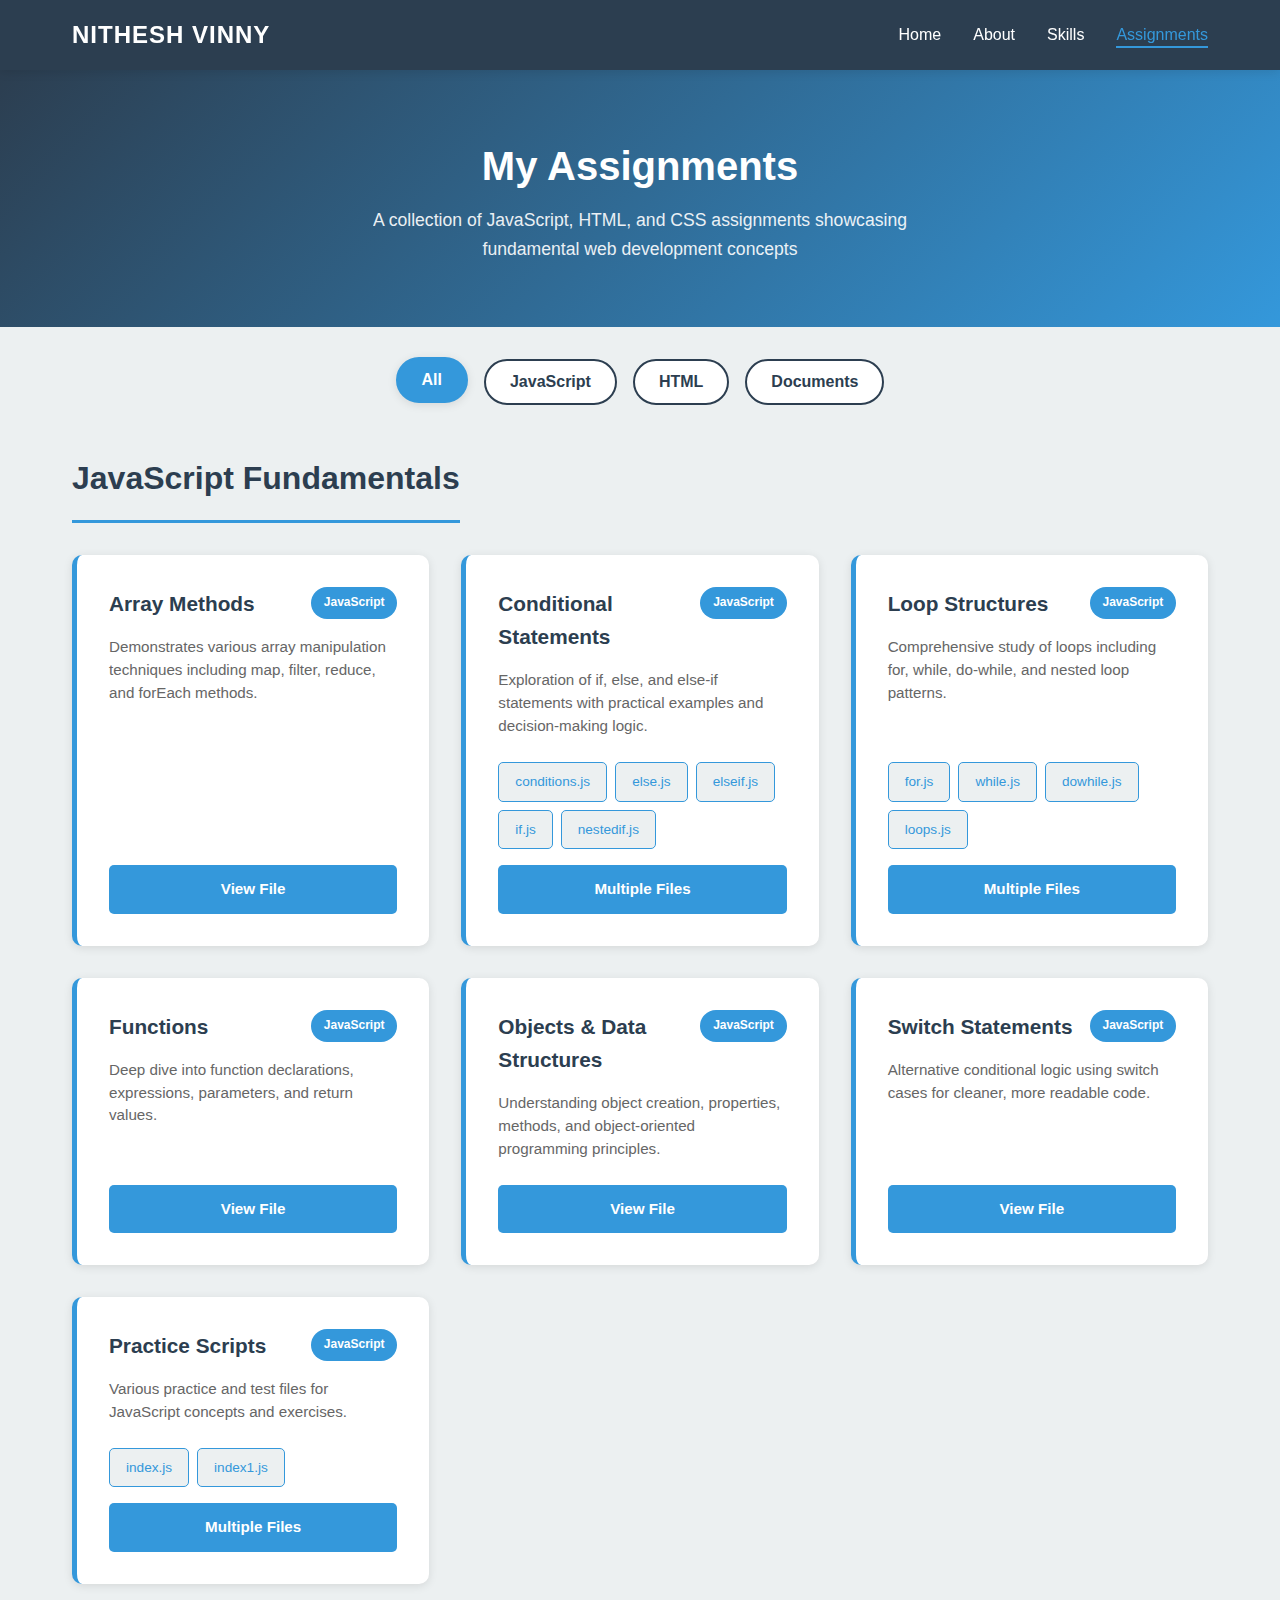
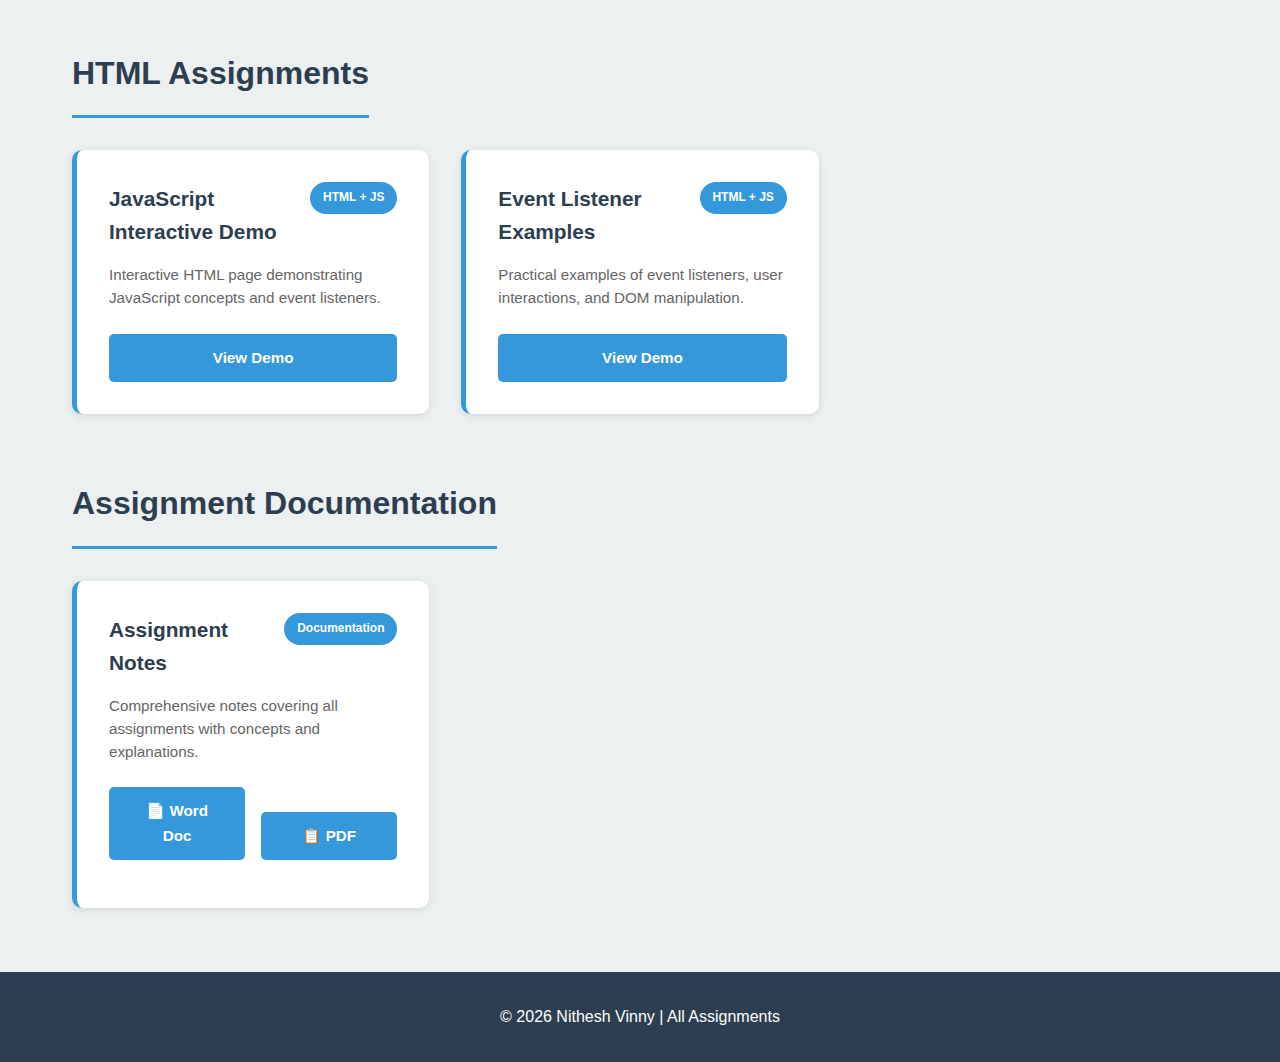
<file: index.html>
<!DOCTYPE html>
<html lang="en">
<head>
  <meta charset="UTF-8" />
  <meta name="viewport" content="width=device-width, initial-scale=1.0" />
  <title>Assignments - Nithesh Vinny</title>
  <link rel="stylesheet" href="assignments.css" />
</head>
<body>
  <!-- NAVBAR -->
  <nav class="navbar">
    <div class="nav-container">
      <div class="logo">NITHESH VINNY</div>
      <ul class="nav-links">
        <li><a href="index.html">Home</a></li>
        <li><a href="index.html#about">About</a></li>
        <li><a href="index.html#skills">Skills</a></li>
        <li><a href="#" class="active">Assignments</a></li>
      </ul>
    </div>
  </nav>

  <!-- HEADER -->
  <header class="header">
    <h1>My Assignments</h1>
    <p>A collection of JavaScript, HTML, and CSS assignments showcasing fundamental web development concepts</p>
  </header>

  <!-- MAIN CONTENT -->
  <main class="container">
    
    <!-- FILTER BUTTONS -->
    <div class="filter-section">
      <button class="filter-btn active" data-filter="all">All</button>
      <button class="filter-btn" data-filter="javascript">JavaScript</button>
      <button class="filter-btn" data-filter="html">HTML</button>
      <button class="filter-btn" data-filter="documents">Documents</button>
    </div>

    <!-- JAVASCRIPT SECTION -->
    <section class="assignments-section">
      <h2 class="section-title">JavaScript Fundamentals</h2>
      <div class="assignments-grid" id="js-grid">
        <div class="assignment-card" data-category="javascript">
          <div class="assignment-header">
            <h3>Array Methods</h3>
            <span class="badge">JavaScript</span>
          </div>
          <p>Demonstrates various array manipulation techniques including map, filter, reduce, and forEach methods.</p>
          <a href="/assignment/array.js" class="btn-view" target="_blank">View File</a>
        </div>

        <div class="assignment-card" data-category="javascript">
          <div class="assignment-header">
            <h3>Conditional Statements</h3>
            <span class="badge">JavaScript</span>
          </div>
          <p>Exploration of if, else, and else-if statements with practical examples and decision-making logic.</p>
          <div class="sub-files">
            <a href="/assignment/conditions.js" target="_blank">conditions.js</a>
            <a href="/assignment/else.js" target="_blank">else.js</a>
            <a href="/assignment/elseif.js" target="_blank">elseif.js</a>
            <a href="/assignment/if.js" target="_blank">if.js</a>
            <a href="/assignment/nestedif.js" target="_blank">nestedif.js</a>
          </div>
          <a href="#" class="btn-view" onclick="return false;">Multiple Files</a>
        </div>

        <div class="assignment-card" data-category="javascript">
          <div class="assignment-header">
            <h3>Loop Structures</h3>
            <span class="badge">JavaScript</span>
          </div>
          <p>Comprehensive study of loops including for, while, do-while, and nested loop patterns.</p>
          <div class="sub-files">
            <a href="/assignment/for.js" target="_blank">for.js</a>
            <a href="/assignment/while.js" target="_blank">while.js</a>
            <a href="/assignment/dowhile.js" target="_blank">dowhile.js</a>
            <a href="/assignment/loops.js" target="_blank">loops.js</a>
          </div>
          <a href="#" class="btn-view" onclick="return false;">Multiple Files</a>
        </div>

        <div class="assignment-card" data-category="javascript">
          <div class="assignment-header">
            <h3>Functions</h3>
            <span class="badge">JavaScript</span>
          </div>
          <p>Deep dive into function declarations, expressions, parameters, and return values.</p>
          <a href="/assignment/functions.js" class="btn-view" target="_blank">View File</a>
        </div>

        <div class="assignment-card" data-category="javascript">
          <div class="assignment-header">
            <h3>Objects & Data Structures</h3>
            <span class="badge">JavaScript</span>
          </div>
          <p>Understanding object creation, properties, methods, and object-oriented programming principles.</p>
          <a href="/assignment/object.js" class="btn-view" target="_blank">View File</a>
        </div>

        <div class="assignment-card" data-category="javascript">
          <div class="assignment-header">
            <h3>Switch Statements</h3>
            <span class="badge">JavaScript</span>
          </div>
          <p>Alternative conditional logic using switch cases for cleaner, more readable code.</p>
          <a href="/assignment/switch.js" class="btn-view" target="_blank">View File</a>
        </div>

        <div class="assignment-card" data-category="javascript">
          <div class="assignment-header">
            <h3>Practice Scripts</h3>
            <span class="badge">JavaScript</span>
          </div>
          <p>Various practice and test files for JavaScript concepts and exercises.</p>
          <div class="sub-files">
            <a href="/assignment/index.js" target="_blank">index.js</a>
            <a href="/assignment/index1.js" target="_blank">index1.js</a>
          </div>
          <a href="#" class="btn-view" onclick="return false;">Multiple Files</a>
        </div>
      </div>
    </section>

    <!-- HTML SECTION -->
    <section class="assignments-section">
      <h2 class="section-title">HTML Assignments</h2>
      <div class="assignments-grid" id="html-grid">
        <div class="assignment-card" data-category="html">
          <div class="assignment-header">
            <h3>JavaScript Interactive Demo</h3>
            <span class="badge">HTML + JS</span>
          </div>
          <p>Interactive HTML page demonstrating JavaScript concepts and event listeners.</p>
          <a href="/assignment/javascript.html" class="btn-view" target="_blank">View Demo</a>
        </div>

        <div class="assignment-card" data-category="html">
          <div class="assignment-header">
            <h3>Event Listener Examples</h3>
            <span class="badge">HTML + JS</span>
          </div>
          <p>Practical examples of event listeners, user interactions, and DOM manipulation.</p>
          <a href="/assignment/eventlistener.html" class="btn-view" target="_blank">View Demo</a>
        </div>
      </div>
    </section>

    <!-- DOCUMENTS SECTION -->
    <section class="assignments-section">
      <h2 class="section-title">Assignment Documentation</h2>
      <div class="assignments-grid" id="docs-grid">
        <div class="assignment-card" data-category="documents">
          <div class="assignment-header">
            <h3>Assignment Notes</h3>
            <span class="badge">Documentation</span>
          </div>
          <p>Comprehensive notes covering all assignments with concepts and explanations.</p>
          <div class="file-options">
            <a href="/assignment/Assignment_notes.docx" class="btn-view" target="_blank" download>📄 Word Doc</a>
            <a href="/assignment/Assignment_notes.pdf" class="btn-view" target="_blank">📋 PDF</a>
          </div>
        </div>
      </div>
    </section>

  </main>

  <!-- FOOTER -->
  <footer class="footer">
    <p>&copy; 2026 Nithesh Vinny | All Assignments</p>
  </footer>

  <script src="assignments.js"></script>
</body>
</html>
</file>
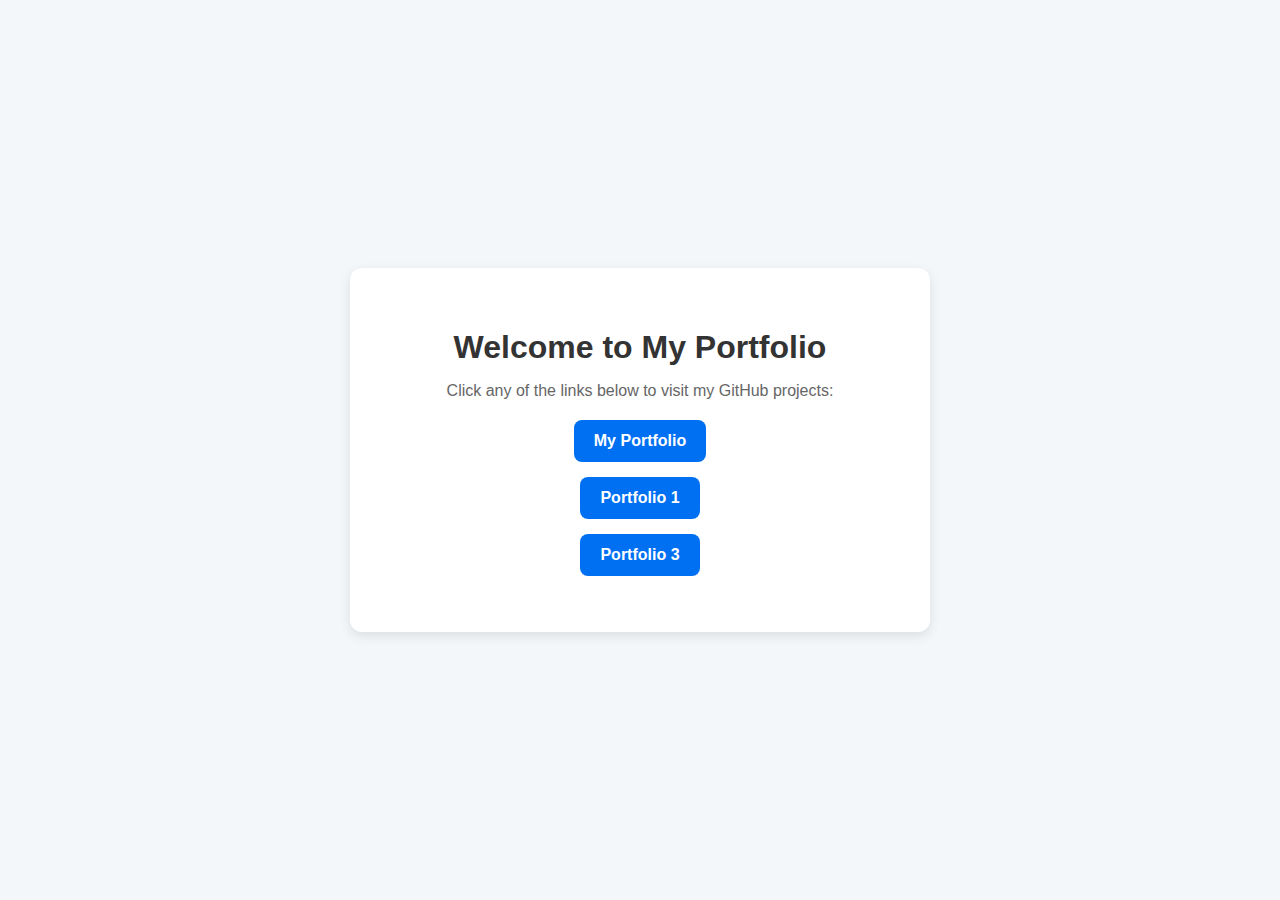
<file: portfolio/index.html>
<!DOCTYPE html>
<html lang="en">
<head>
  <meta charset="UTF-8">
  <title>My GitHub Links</title>
  <style>
    body {
      font-family: Arial, sans-serif;
      background: #f4f7f9;
      margin: 0;
      padding: 0;
      display: flex;
      justify-content: center;
      align-items: center;
      min-height: 100vh;
    }

    .container {
      background: #fff;
      padding: 40px;
      border-radius: 12px;
      box-shadow: 0 4px 12px rgba(0,0,0,0.1);
      text-align: center;
      max-width: 500px;
      width: 100%;
    }

    h1 {
      color: #333;
      margin-bottom: 10px;
    }

    p {
      color: #666;
      margin-bottom: 20px;
    }

    ul {
      list-style: none;
      padding: 0;
    }

    li {
      margin: 15px 0;
    }

    a {
      display: inline-block;
      text-decoration: none;
      background: #0070f3;
      color: #fff;
      padding: 12px 20px;
      border-radius: 8px;
      font-weight: bold;
      transition: background 0.3s ease, transform 0.2s ease;
    }

    a:hover {
      background: #005bb5;
      transform: translateY(-2px);
    }
  </style>
</head>
<body>
  <div class="container">
    <h1>Welcome to My Portfolio</h1>
    <p>Click any of the links below to visit my GitHub projects:</p>

    <ul>
      <li><a href="https://github.com/NITHESH-VINNY/profile/tree/main/portfolio/my-portfolio" target="_blank">My Portfolio</a></li>
      <li><a href="https://github.com/NITHESH-VINNY/profile/tree/main/portfolio/portfolio-1" target="_blank">Portfolio 1</a></li>
      <li><a href="https://github.com/NITHESH-VINNY/profile/tree/main/portfolio/portfolio-3" target="_blank">Portfolio 3</a></li>
    </ul>
  </div>
</body>
</html>
</file>
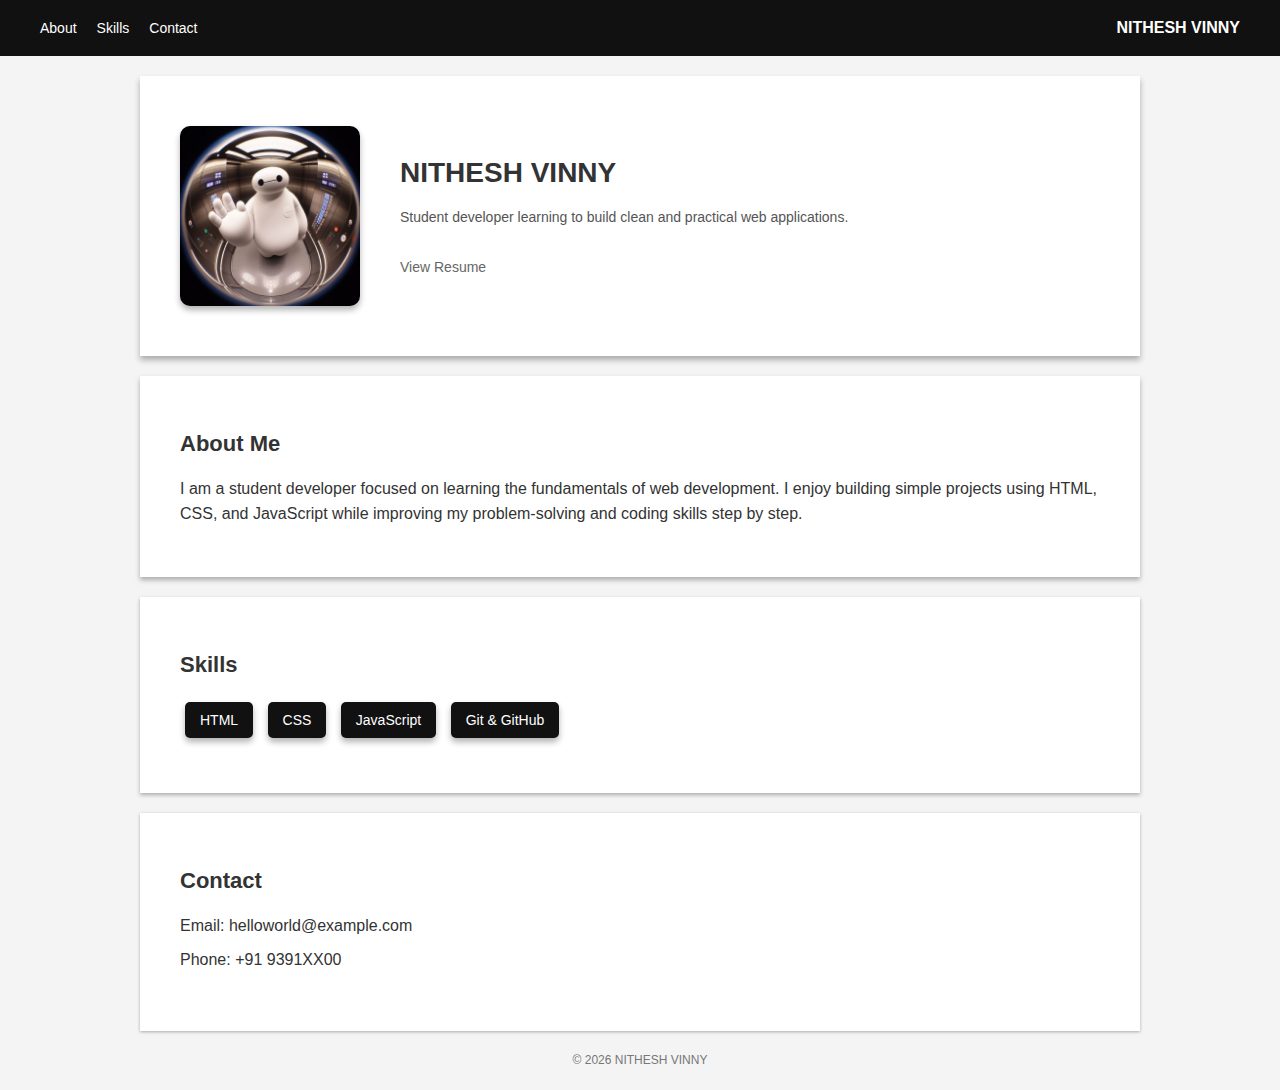
<file: portfolio/portfolio-1/index.html>
<!DOCTYPE html>
<html lang="en">
<head>
  <meta charset="UTF-8" />
  <title>NITHESH VINNY</title>
  <meta name="viewport" content="width=device-width, initial-scale=1.0" />
  <link rel="stylesheet" href="css.css" />
</head>

<body>

  <!-- NAVBAR -->
  <nav>
    <ul>
      <li><a href="#about">About</a></li>
      <li><a href="#skills">Skills</a></li>
      <li><a href="#contact">Contact</a></li>
    </ul>
    <div class="name">NITHESH VINNY</div>
  </nav>

  <!-- INTRO -->
  <section class="intro">
    <img src="profile.jpg" alt="Your Photo" />
    <div>
      <h1 >NITHESH VINNY</h1>
      <p>Student developer learning to build clean and practical web applications.</p><br>
      <a href="https://drive.google.com/file/d/15iyTpSKUBuROxiUJXX5hetXecTmjMT8V/view?usp=sharing" class="cv" target="_blank" rel="noopener noreferrer">View Resume</a>
    </div>
  </section>

  <!-- ABOUT -->
  <section id="about" class="about">
    <h2>About Me</h2>
    <p>
      I am a student developer focused on learning the fundamentals of web development.
      I enjoy building simple projects using HTML, CSS, and JavaScript while improving
      my problem-solving and coding skills step by step.
    </p>
  </section>

  <!-- SKILLS -->
  <section id="skills" class="skills">
    <h2>Skills</h2>
    <button>HTML</button>
    <button>CSS</button>
    <button>JavaScript</button>
    <button>Git & GitHub</button>
  </section>

  <!-- CONTACT -->
  <section id="contact" class="contact">
    <h2>Contact</h2>
    <p>Email: helloworld@example.com</p>
    <p>Phone: +91 9391XX00</p>
  </section>

  <footer>
    © 2026 NITHESH VINNY
  </footer>

</body>
</html>
</file>
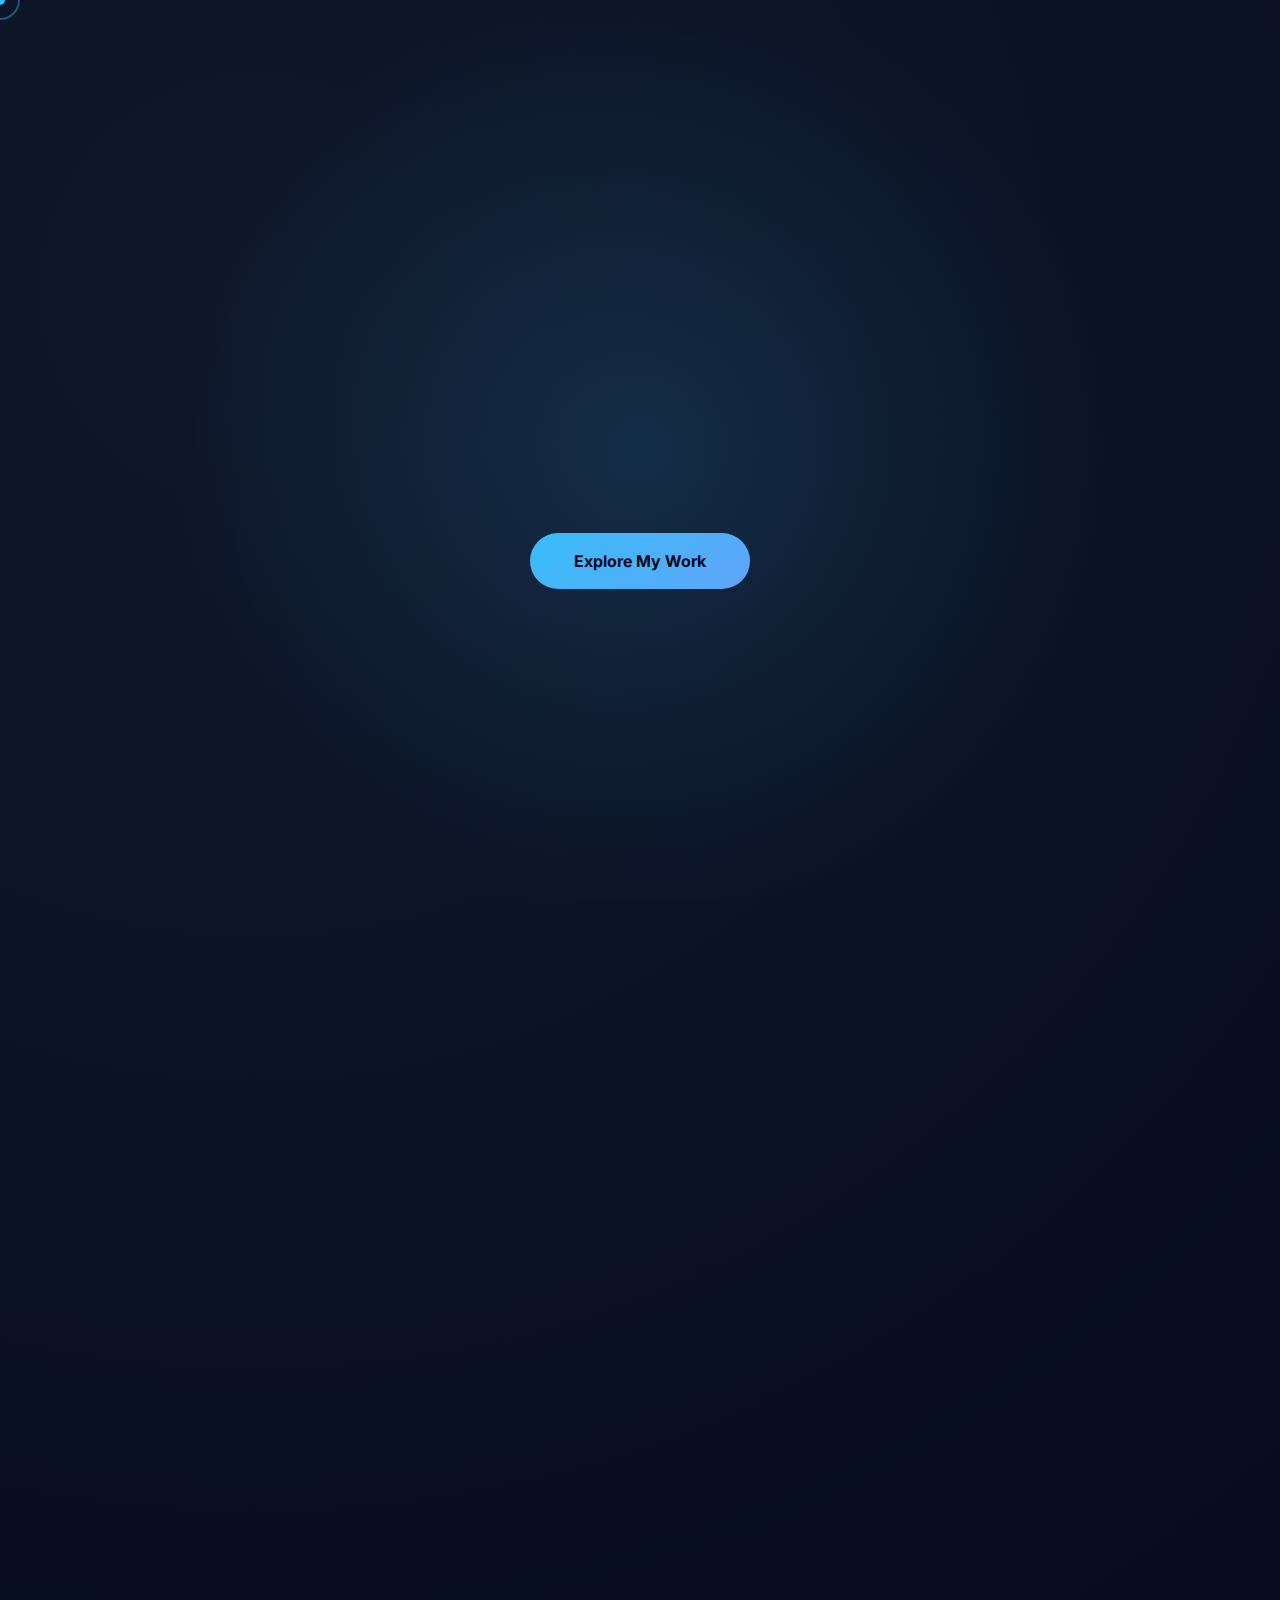
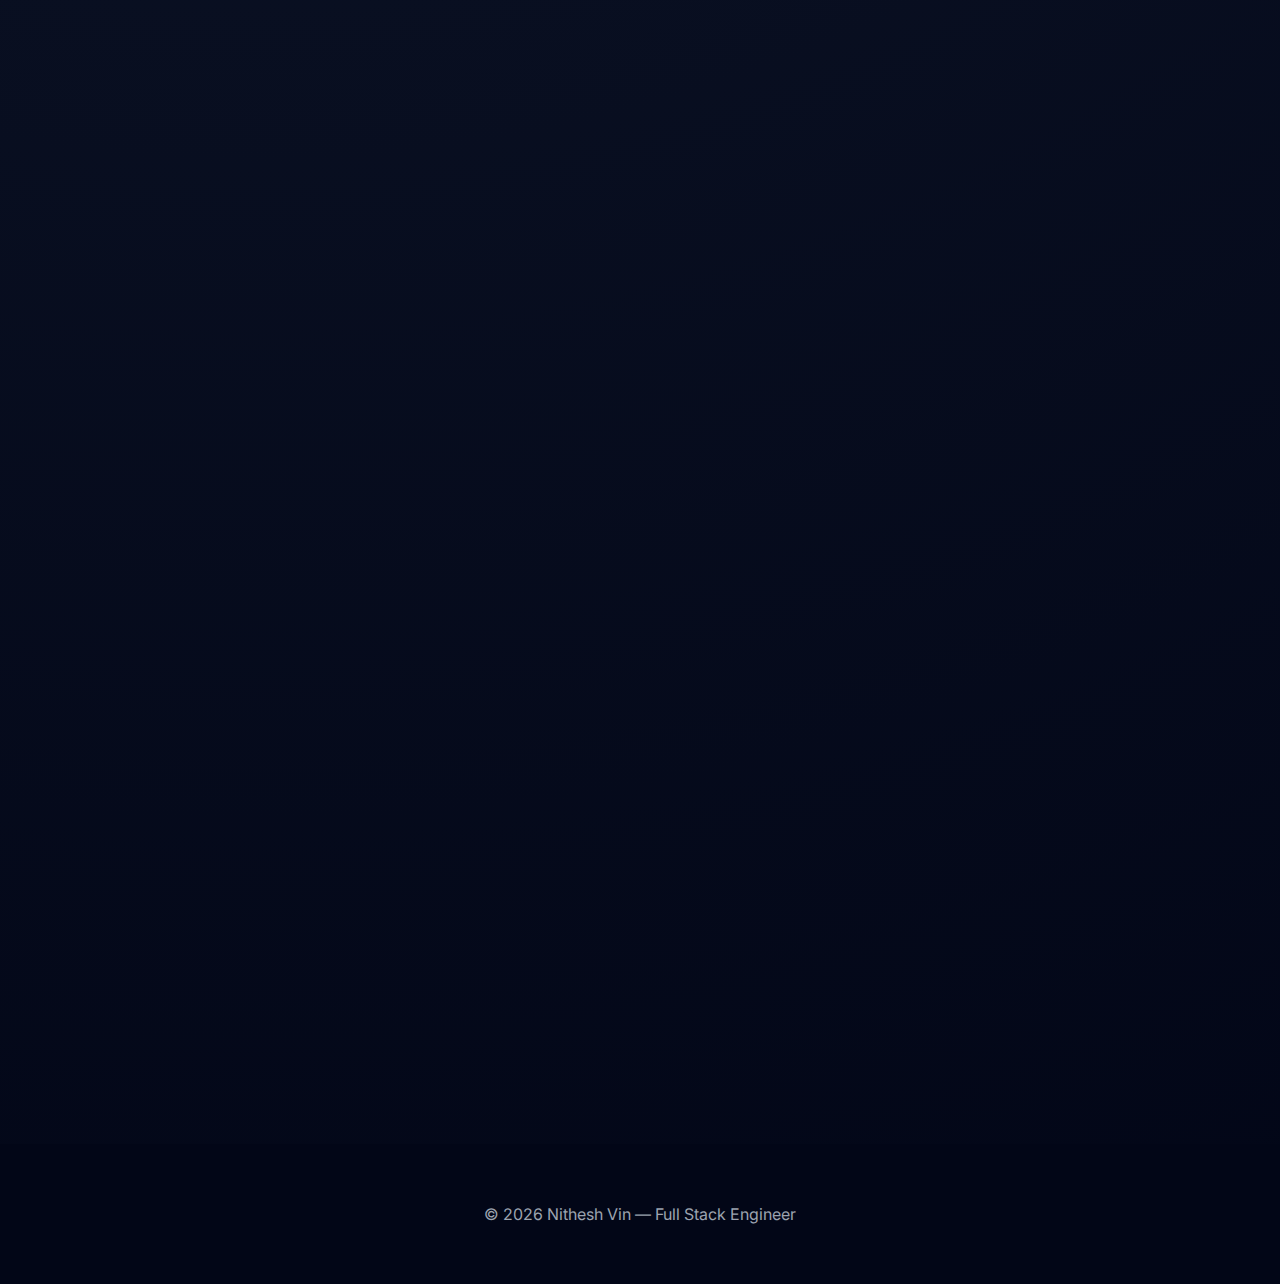
<file: portfolio/portfolio-3/index.html>
<!DOCTYPE html>
<html lang="en">
<head>
  <meta charset="UTF-8" />
  <meta name="viewport" content="width=device-width, initial-scale=1.0" />
  <title>Nithesh Vinny — Full Stack Engineer</title>

  <link href="https://fonts.googleapis.com/css2?family=Inter:wght@300;400;600;700;800;900&display=swap" rel="stylesheet">

  <style>
    :root{
      --bg:#020617;
      --bg2:#050b1c;
      --text:#e5e7eb;
      --muted:#9ca3af;
      --accent:#38bdf8;
      --accent2:#60a5fa;
    }

    *{margin:0;padding:0;box-sizing:border-box;font-family:'Inter',sans-serif}

    html{scroll-behavior:smooth}

    body{
      background:radial-gradient(circle at 20% 10%,#0f172a,var(--bg));
      color:var(--text);
      overflow-x:hidden;
      cursor:none;
    }

    /* CUSTOM CURSOR */
    .cursor,.ring{position:fixed;pointer-events:none;z-index:3000;transform:translate(-50%,-50%)}
    .cursor{width:10px;height:10px;border-radius:50%;background:var(--accent)}
    .ring{width:40px;height:40px;border:2px solid var(--accent);border-radius:50%;opacity:.4;transition:.15s ease}

    /* PROGRESS BAR */
    .progress{position:fixed;bottom:0;left:0;height:3px;background:linear-gradient(90deg,var(--accent),var(--accent2));width:0%;z-index:2000}

    /* HERO */
    header{
      min-height:100vh;
      display:flex;
      flex-direction:column;
      justify-content:center;
      align-items:center;
      text-align:center;
      padding:24px;
      position:relative;
    }

    header::after{
      content:'';
      position:absolute;
      inset:0;
      background:radial-gradient(circle at center,rgba(56,189,248,.15),transparent 60%);
      animation:pulse 6s infinite alternate;
    }

    header h1{
      font-size:clamp(3.2rem,8vw,5.2rem);
      font-weight:900;
      letter-spacing:-2px;
      opacity:0;
      transform:translateY(80px);
      animation:heroIn 1s cubic-bezier(.19,1,.22,1) forwards;
      position:relative;
      z-index:1;
    }

    header h1 span{color:var(--accent)}

    header p{
      margin-top:24px;
      max-width:820px;
      font-size:1.25rem;
      color:var(--muted);
      opacity:0;
      transform:translateY(80px);
      animation:heroIn 1s cubic-bezier(.19,1,.22,1) forwards .2s;
      position:relative;
      z-index:1;
    }

    .cta{
      margin-top:48px;
      padding:18px 44px;
      border-radius:50px;
      border:none;
      font-weight:700;
      font-size:1rem;
      background:linear-gradient(135deg,var(--accent),var(--accent2));
      color:#020617;
      cursor:pointer;
      position:relative;
      overflow:hidden;
      transition:transform .25s ease,box-shadow .25s ease;
      z-index:1;
    }

    .cta::after{
      content:'';
      position:absolute;
      inset:0;
      background:radial-gradient(circle at var(--x) var(--y),rgba(255,255,255,.5),transparent 40%);
      opacity:0;
      transition:.3s;
    }

    .cta:hover{transform:translateY(-6px) scale(1.06);box-shadow:0 30px 60px rgba(56,189,248,.4)}
    .cta:hover::after{opacity:1}

    section{max-width:1300px;margin:auto;padding:140px 24px}

    h2{font-size:2.6rem;margin-bottom:60px;position:relative}
    h2::after{content:'';position:absolute;left:0;bottom:-14px;width:80px;height:4px;background:var(--accent)}

    /* REVEAL */
    .reveal{opacity:0;transform:translateY(100px) scale(.96);transition:1s cubic-bezier(.19,1,.22,1)}
    .reveal.active{opacity:1;transform:none}

    /* GRID / CARDS */
    .grid{display:grid;grid-template-columns:repeat(auto-fit,minmax(300px,1fr));gap:50px}

    .card{
      background:linear-gradient(180deg,rgba(255,255,255,.1),rgba(255,255,255,.02));
      backdrop-filter:blur(14px);
      border-radius:26px;
      padding:44px;
      position:relative;
      transition:.5s cubic-bezier(.19,1,.22,1)
    }

    .card::before{
      content:'';
      position:absolute;
      inset:0;
      border-radius:26px;
      background:linear-gradient(135deg,transparent,rgba(56,189,248,.25),transparent);
      opacity:0;
      transition:.5s
    }

    .card:hover{transform:translateY(-20px) rotateX(8deg) rotateY(-4deg)}
    .card:hover::before{opacity:1}

    .card h3{color:var(--accent);margin-bottom:14px}
    .card p{color:var(--muted);line-height:1.8}

    /* TIMELINE */
    .timeline{border-left:3px solid var(--accent);padding-left:40px}
    .event{margin-bottom:50px;position:relative}
    .event::before{content:'';width:16px;height:16px;background:var(--accent);border-radius:50%;position:absolute;left:-48px;top:6px}

    /* FOOTER */
    footer{text-align:center;padding:60px 24px;background:#020617;color:var(--muted)}

    /* ANIMATIONS */
    @keyframes heroIn{to{opacity:1;transform:none}}
    @keyframes pulse{to{opacity:.2}}

    @media(max-width:700px){section{padding:100px 20px}}
  </style>
</head>
<body>

<div class="cursor"></div>
<div class="ring"></div>
<div class="progress" id="progress"></div>

<header>
  <h1>Nithesh <span>Vinny</span></h1>
  <p>Full Stack Engineer crafting high-performance, production-grade web systems with obsessive attention to detail.</p>
  <button class="cta">Explore My Work</button>
</header>

<section class="reveal">
  <h2>About</h2>
  <p style="max-width:900px;color:var(--muted);font-size:1.15rem">
    I don’t build demos. I architect systems. From frontend motion to backend logic, databases, and deployment — every layer is intentional, optimized, and scalable.
  </p>
</section>

<section class="reveal">
  <h2>Expertise</h2>
  <div class="grid">
    <div class="card"><h3>Frontend Engineering</h3><p>Advanced CSS motion, interaction design, accessibility, performance-first UI.</p></div>
    <div class="card"><h3>Backend Systems</h3><p>Node.js APIs, authentication flows, data security, scalable logic.</p></div>
    <div class="card"><h3>Data & Storage</h3><p>MongoDB schema design, Firebase Firestore, optimized queries.</p></div>
    <div class="card"><h3>Infrastructure</h3><p>Self-hosting, deployment pipelines, server configuration.</p></div>
  </div>
</section>

<section class="reveal">
  <h2>Experience</h2>
  <div class="timeline">
    <div class="event"><h3>Independent Full Stack Development</h3><p>Designed, built, and deployed real-world applications end to end.</p></div>
    <div class="event"><h3>Production Projects</h3><p>Social platforms, management systems, custom infrastructure.</p></div>
  </div>
</section>

<footer>© 2026 Nithesh Vin — Full Stack Engineer</footer>

<script>
  const c=document.querySelector('.cursor');
  const r=document.querySelector('.ring');
  window.addEventListener('mousemove',e=>{
    c.style.left=r.style.left=e.clientX+'px';
    c.style.top=r.style.top=e.clientY+'px';
  });

  const prog=document.getElementById('progress');
  window.addEventListener('scroll',()=>{
    prog.style.width=(window.scrollY/(document.body.scrollHeight-innerHeight))*100+'%';
  });

  const obs=new IntersectionObserver(e=>{
    e.forEach(x=>x.isIntersecting&&x.target.classList.add('active'))
  },{threshold:.12});
  document.querySelectorAll('.reveal').forEach(el=>obs.observe(el));

  document.querySelectorAll('.cta').forEach(btn=>{
    btn.addEventListener('mousemove',e=>{
      const rect=btn.getBoundingClientRect();
      btn.style.setProperty('--x',e.clientX-rect.left+'px');
      btn.style.setProperty('--y',e.clientY-rect.top+'px');
    });
  });
</script>

</body>
</html>
</file>
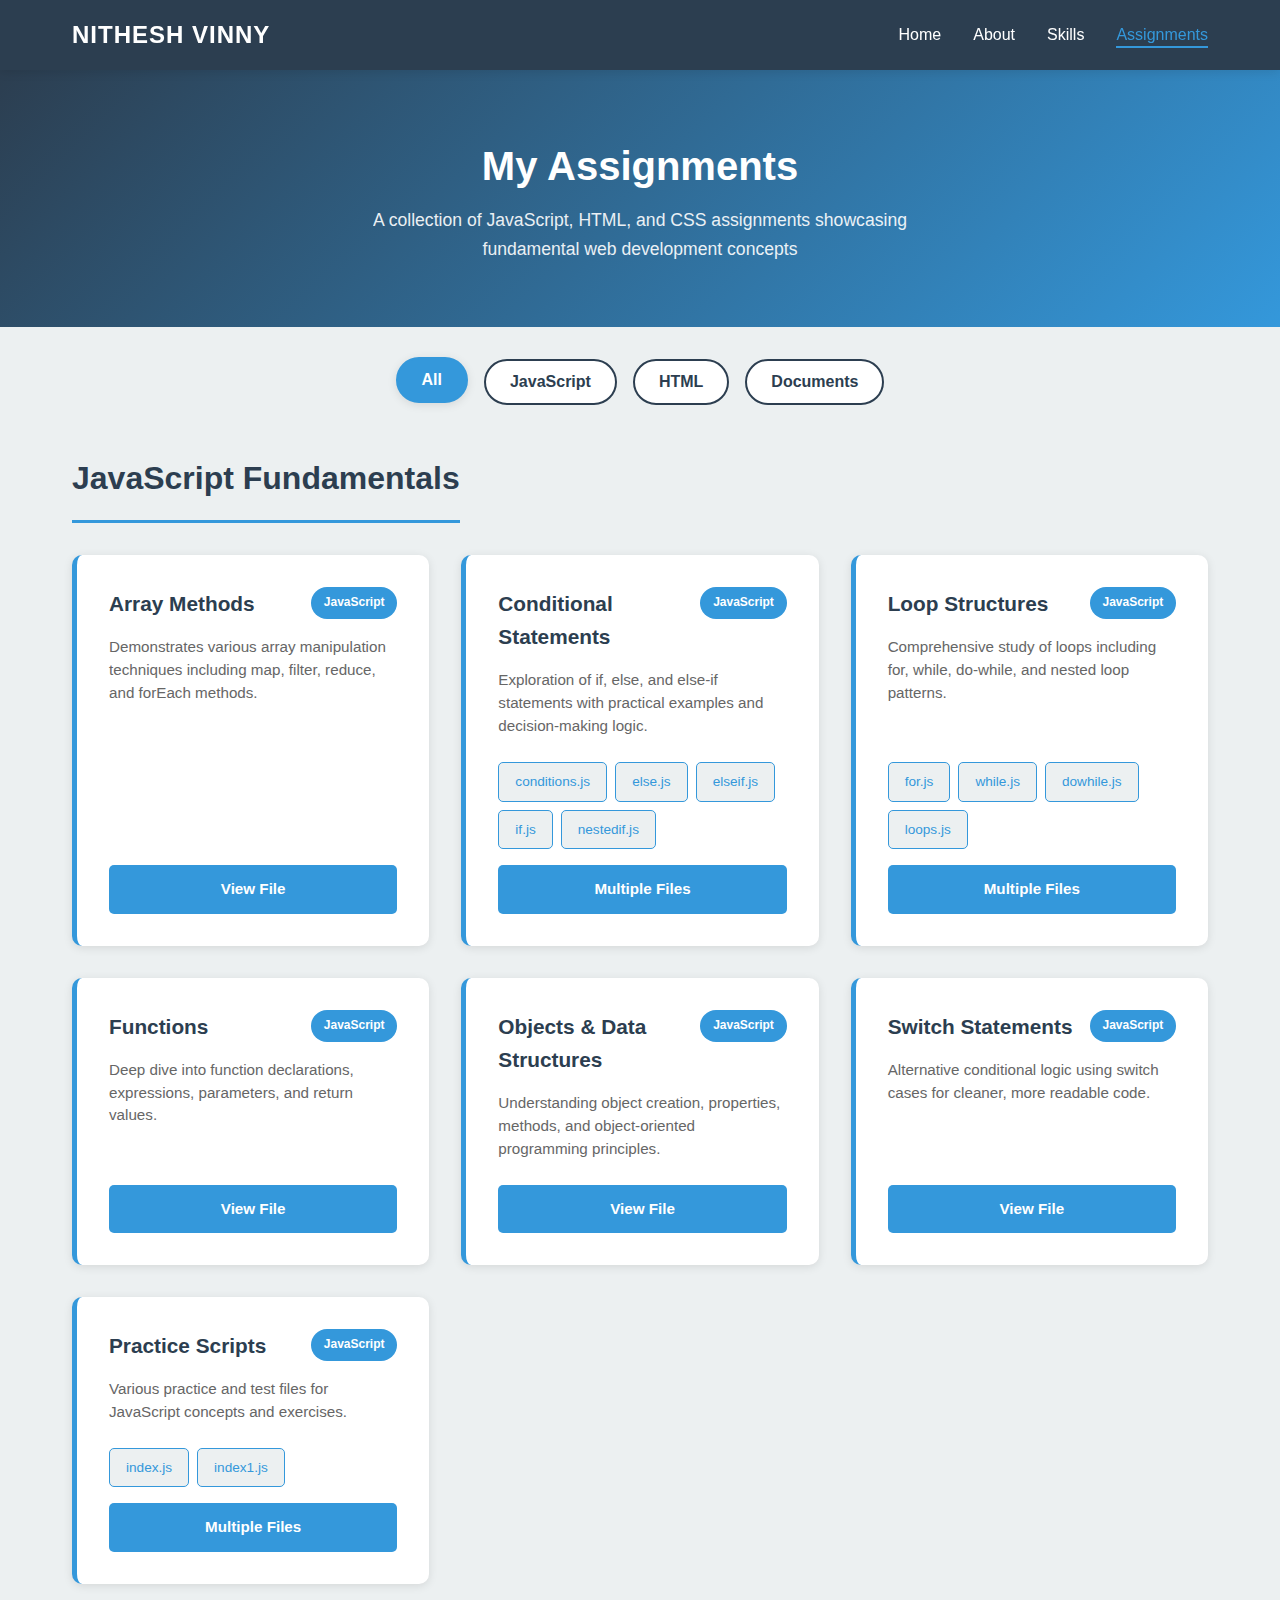
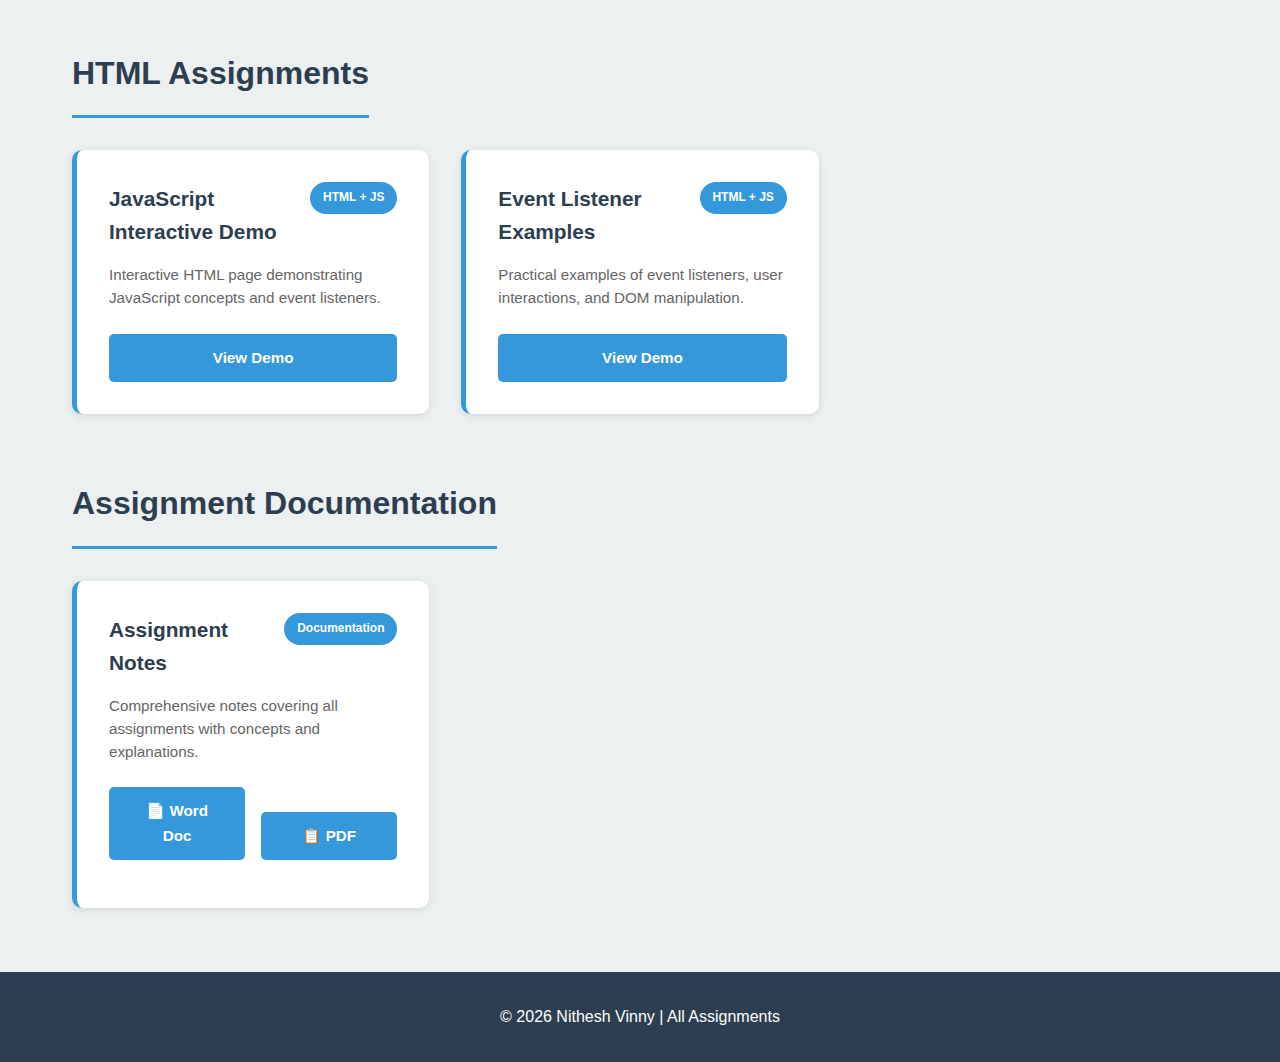
<file: assignments.html>
<!DOCTYPE html>
<html lang="en">
<head>
  <meta charset="UTF-8" />
  <meta name="viewport" content="width=device-width, initial-scale=1.0" />
  <title>Assignments - Nithesh Vinny</title>
  <link rel="stylesheet" href="assignments.css" />
</head>
<body>
  <!-- NAVBAR -->
  <nav class="navbar">
    <div class="nav-container">
      <div class="logo">NITHESH VINNY</div>
      <ul class="nav-links">
        <li><a href="index.html">Home</a></li>
        <li><a href="index.html#about">About</a></li>
        <li><a href="index.html#skills">Skills</a></li>
        <li><a href="#" class="active">Assignments</a></li>
      </ul>
    </div>
  </nav>

  <!-- HEADER -->
  <header class="header">
    <h1>My Assignments</h1>
    <p>A collection of JavaScript, HTML, and CSS assignments showcasing fundamental web development concepts</p>
  </header>

  <!-- MAIN CONTENT -->
  <main class="container">
    
    <!-- FILTER BUTTONS -->
    <div class="filter-section">
      <button class="filter-btn active" data-filter="all">All</button>
      <button class="filter-btn" data-filter="javascript">JavaScript</button>
      <button class="filter-btn" data-filter="html">HTML</button>
      <button class="filter-btn" data-filter="documents">Documents</button>
    </div>

    <!-- JAVASCRIPT SECTION -->
    <section class="assignments-section">
      <h2 class="section-title">JavaScript Fundamentals</h2>
      <div class="assignments-grid" id="js-grid">
        <div class="assignment-card" data-category="javascript">
          <div class="assignment-header">
            <h3>Array Methods</h3>
            <span class="badge">JavaScript</span>
          </div>
          <p>Demonstrates various array manipulation techniques including map, filter, reduce, and forEach methods.</p>
          <a href="array.js" class="btn-view" target="_blank">View File</a>
        </div>

        <div class="assignment-card" data-category="javascript">
          <div class="assignment-header">
            <h3>Conditional Statements</h3>
            <span class="badge">JavaScript</span>
          </div>
          <p>Exploration of if, else, and else-if statements with practical examples and decision-making logic.</p>
          <div class="sub-files">
            <a href="conditions.js" target="_blank">conditions.js</a>
            <a href="else.js" target="_blank">else.js</a>
            <a href="elseif.js" target="_blank">elseif.js</a>
            <a href="if.js" target="_blank">if.js</a>
            <a href="nestedif.js" target="_blank">nestedif.js</a>
          </div>
          <a href="#" class="btn-view" onclick="return false;">Multiple Files</a>
        </div>

        <div class="assignment-card" data-category="javascript">
          <div class="assignment-header">
            <h3>Loop Structures</h3>
            <span class="badge">JavaScript</span>
          </div>
          <p>Comprehensive study of loops including for, while, do-while, and nested loop patterns.</p>
          <div class="sub-files">
            <a href="for.js" target="_blank">for.js</a>
            <a href="while.js" target="_blank">while.js</a>
            <a href="dowhile.js" target="_blank">dowhile.js</a>
            <a href="loops.js" target="_blank">loops.js</a>
          </div>
          <a href="#" class="btn-view" onclick="return false;">Multiple Files</a>
        </div>

        <div class="assignment-card" data-category="javascript">
          <div class="assignment-header">
            <h3>Functions</h3>
            <span class="badge">JavaScript</span>
          </div>
          <p>Deep dive into function declarations, expressions, parameters, and return values.</p>
          <a href="functions.js" class="btn-view" target="_blank">View File</a>
        </div>

        <div class="assignment-card" data-category="javascript">
          <div class="assignment-header">
            <h3>Objects & Data Structures</h3>
            <span class="badge">JavaScript</span>
          </div>
          <p>Understanding object creation, properties, methods, and object-oriented programming principles.</p>
          <a href="object.js" class="btn-view" target="_blank">View File</a>
        </div>

        <div class="assignment-card" data-category="javascript">
          <div class="assignment-header">
            <h3>Switch Statements</h3>
            <span class="badge">JavaScript</span>
          </div>
          <p>Alternative conditional logic using switch cases for cleaner, more readable code.</p>
          <a href="switch.js" class="btn-view" target="_blank">View File</a>
        </div>

        <div class="assignment-card" data-category="javascript">
          <div class="assignment-header">
            <h3>Practice Scripts</h3>
            <span class="badge">JavaScript</span>
          </div>
          <p>Various practice and test files for JavaScript concepts and exercises.</p>
          <div class="sub-files">
            <a href="index.js" target="_blank">index.js</a>
            <a href="index1.js" target="_blank">index1.js</a>
          </div>
          <a href="#" class="btn-view" onclick="return false;">Multiple Files</a>
        </div>
      </div>
    </section>

    <!-- HTML SECTION -->
    <section class="assignments-section">
      <h2 class="section-title">HTML Assignments</h2>
      <div class="assignments-grid" id="html-grid">
        <div class="assignment-card" data-category="html">
          <div class="assignment-header">
            <h3>JavaScript Interactive Demo</h3>
            <span class="badge">HTML + JS</span>
          </div>
          <p>Interactive HTML page demonstrating JavaScript concepts and event listeners.</p>
          <a href="javascript.html" class="btn-view" target="_blank">View Demo</a>
        </div>

        <div class="assignment-card" data-category="html">
          <div class="assignment-header">
            <h3>Event Listener Examples</h3>
            <span class="badge">HTML + JS</span>
          </div>
          <p>Practical examples of event listeners, user interactions, and DOM manipulation.</p>
          <a href="eventlistener.html" class="btn-view" target="_blank">View Demo</a>
        </div>
      </div>
    </section>

    <!-- DOCUMENTS SECTION -->
    <section class="assignments-section">
      <h2 class="section-title">Assignment Documentation</h2>
      <div class="assignments-grid" id="docs-grid">
        <div class="assignment-card" data-category="documents">
          <div class="assignment-header">
            <h3>Assignment Notes</h3>
            <span class="badge">Documentation</span>
          </div>
          <p>Comprehensive notes covering all assignments with concepts and explanations.</p>
          <div class="file-options">
            <a href="Assignment_notes.docx" class="btn-view" target="_blank" download>📄 Word Doc</a>
            <a href="Assignment_notes.pdf" class="btn-view" target="_blank">📋 PDF</a>
          </div>
        </div>
      </div>
    </section>

  </main>

  <!-- FOOTER -->
  <footer class="footer">
    <p>&copy; 2026 Nithesh Vinny | All Assignments</p>
  </footer>

  <script src="assignments.js"></script>
</body>
</html>
</file>
<file: assignments.css>
* {
  margin: 0;
  padding: 0;
  box-sizing: border-box;
}

:root {
  --primary-color: #2c3e50;
  --secondary-color: #3498db;
  --accent-color: #e74c3c;
  --text-color: #333;
  --light-bg: #ecf0f1;
  --white: #ffffff;
  --success-color: #27ae60;
  --shadow: 0 2px 10px rgba(0, 0, 0, 0.1);
}

html {
  scroll-behavior: smooth;
}

body {
  font-family: 'Segoe UI', Tahoma, Geneva, Verdana, sans-serif;
  line-height: 1.6;
  color: var(--text-color);
  background-color: var(--light-bg);
}

/* NAVBAR */
.navbar {
  background: var(--primary-color);
  padding: 1rem 0;
  position: sticky;
  top: 0;
  z-index: 100;
  box-shadow: var(--shadow);
}

.nav-container {
  max-width: 1200px;
  margin: 0 auto;
  padding: 0 2rem;
  display: flex;
  justify-content: space-between;
  align-items: center;
}

.logo {
  font-size: 1.5rem;
  font-weight: bold;
  color: var(--white);
  letter-spacing: 1px;
}

.nav-links {
  list-style: none;
  display: flex;
  gap: 2rem;
}

.nav-links a {
  color: var(--white);
  text-decoration: none;
  font-size: 1rem;
  transition: color 0.3s ease;
  position: relative;
}

.nav-links a:hover,
.nav-links a.active {
  color: var(--secondary-color);
}

.nav-links a.active::after {
  content: '';
  position: absolute;
  bottom: -5px;
  left: 0;
  width: 100%;
  height: 2px;
  background: var(--secondary-color);
}

/* HEADER */
.header {
  background: linear-gradient(135deg, var(--primary-color) 0%, var(--secondary-color) 100%);
  color: var(--white);
  text-align: center;
  padding: 4rem 2rem;
  margin-bottom: 2rem;
}

.header h1 {
  font-size: 2.5rem;
  margin-bottom: 0.5rem;
}

.header p {
  font-size: 1.1rem;
  opacity: 0.9;
  max-width: 600px;
  margin: 0 auto;
}

/* CONTAINER */
.container {
  max-width: 1200px;
  margin: 0 auto;
  padding: 0 2rem;
}

/* FILTER SECTION */
.filter-section {
  display: flex;
  justify-content: center;
  gap: 1rem;
  margin-bottom: 3rem;
  flex-wrap: wrap;
}

.filter-btn {
  padding: 0.75rem 1.5rem;
  border: 2px solid var(--primary-color);
  background: var(--white);
  color: var(--primary-color);
  border-radius: 25px;
  cursor: pointer;
  font-size: 1rem;
  font-weight: 600;
  transition: all 0.3s ease;
}

.filter-btn:hover,
.filter-btn.active {
  background: var(--secondary-color);
  color: var(--white);
  border-color: var(--secondary-color);
  transform: translateY(-2px);
  box-shadow: var(--shadow);
}

/* SECTION TITLES */
.section-title {
  font-size: 2rem;
  color: var(--primary-color);
  margin-bottom: 2rem;
  padding-bottom: 1rem;
  border-bottom: 3px solid var(--secondary-color);
  display: inline-block;
}

.assignments-section {
  margin-bottom: 4rem;
}

/* GRID LAYOUT */
.assignments-grid {
  display: grid;
  grid-template-columns: repeat(auto-fill, minmax(300px, 1fr));
  gap: 2rem;
}

/* CARDS */
.assignment-card {
  background: var(--white);
  border-radius: 10px;
  padding: 2rem;
  box-shadow: var(--shadow);
  transition: all 0.3s ease;
  display: flex;
  flex-direction: column;
  border-left: 5px solid var(--secondary-color);
}

.assignment-card:hover {
  transform: translateY(-10px);
  box-shadow: 0 8px 20px rgba(0, 0, 0, 0.15);
  border-left-color: var(--accent-color);
}

.assignment-header {
  display: flex;
  justify-content: space-between;
  align-items: flex-start;
  margin-bottom: 1rem;
}

.assignment-header h3 {
  font-size: 1.3rem;
  color: var(--primary-color);
  flex: 1;
  margin-right: 1rem;
}

.badge {
  display: inline-block;
  background: var(--secondary-color);
  color: var(--white);
  padding: 0.4rem 0.8rem;
  border-radius: 20px;
  font-size: 0.75rem;
  font-weight: bold;
  white-space: nowrap;
}

.assignment-card p {
  color: #666;
  margin-bottom: 1.5rem;
  flex-grow: 1;
  font-size: 0.95rem;
  line-height: 1.5;
}

/* SUB FILES */
.sub-files {
  display: flex;
  flex-wrap: wrap;
  gap: 0.5rem;
  margin-bottom: 1rem;
}

.sub-files a {
  background: var(--light-bg);
  color: var(--secondary-color);
  padding: 0.5rem 1rem;
  border-radius: 5px;
  text-decoration: none;
  font-size: 0.85rem;
  font-weight: 500;
  transition: all 0.3s ease;
  border: 1px solid var(--secondary-color);
}

.sub-files a:hover {
  background: var(--secondary-color);
  color: var(--white);
}

/* FILE OPTIONS */
.file-options {
  display: flex;
  gap: 1rem;
  margin-bottom: 1rem;
}

.file-options .btn-view {
  flex: 1;
  text-align: center;
}

/* BUTTONS */
.btn-view {
  display: inline-block;
  background: var(--secondary-color);
  color: var(--white);
  padding: 0.75rem 1.5rem;
  border-radius: 5px;
  text-decoration: none;
  font-weight: 600;
  text-align: center;
  transition: all 0.3s ease;
  border: none;
  cursor: pointer;
  font-size: 0.95rem;
  margin-top: auto;
}

.btn-view:hover {
  background: var(--accent-color);
  transform: translateX(5px);
}

/* FOOTER */
.footer {
  background: var(--primary-color);
  color: var(--white);
  text-align: center;
  padding: 2rem;
  margin-top: 4rem;
}

/* RESPONSIVE DESIGN */
@media (max-width: 768px) {
  .nav-links {
    gap: 1rem;
  }

  .header h1 {
    font-size: 2rem;
  }

  .assignments-grid {
    grid-template-columns: 1fr;
  }

  .filter-section {
    flex-direction: column;
  }

  .filter-btn {
    width: 100%;
  }

  .section-title {
    font-size: 1.5rem;
  }

  .assignment-header {
    flex-direction: column;
    gap: 0.5rem;
  }

  .badge {
    align-self: flex-start;
  }

  .file-options {
    flex-direction: column;
  }
}

@media (max-width: 480px) {
  .nav-container {
    flex-direction: column;
    gap: 1rem;
  }

  .nav-links {
    justify-content: center;
  }

  .logo {
    font-size: 1.2rem;
  }

  .header {
    padding: 2rem 1rem;
  }

  .header h1 {
    font-size: 1.5rem;
  }

  .header p {
    font-size: 1rem;
  }

  .container {
    padding: 0 1rem;
  }

  .assignment-card {
    padding: 1.5rem;
  }
}

/* HIDE ELEMENTS BY FILTER */
.assignments-grid[data-filter="javascript"] .assignment-card:not([data-category="javascript"]),
.assignments-grid[data-filter="html"] .assignment-card:not([data-category="html"]),
.assignments-grid[data-filter="documents"] .assignment-card:not([data-category="documents"]) {
  display: none;
}

/* ANIMATION */
@keyframes fadeIn {
  from {
    opacity: 0;
    transform: translateY(20px);
  }
  to {
    opacity: 1;
    transform: translateY(0);
  }
}

.assignment-card {
  animation: fadeIn 0.6s ease-out;
}
</file>
<file: portfolio/portfolio-1/css.css>
* {
      margin: 0;
      padding: 0;
      box-sizing: border-box;
      font-family: Arial, sans-serif;
    }

    body {
      line-height: 1.6;
      background: #f4f4f4;
      color: #333;
      
    }

    

    /* NAVBAR */
    nav {
      display: flex;
      justify-content: space-between;
      align-items: center;
      padding: 15px 40px;
      background: #111;
      color: #fff;
    }

    nav ul {
      list-style: none;
      display: flex;
      gap: 20px;
    }

    nav ul li a {
      color: #fff;
      text-decoration: none;
      font-size: 14px;
    }

    nav .name {
      font-weight: bold;
      font-size: 16px;
    }

    /* SECTIONS */
    section {
      padding: 50px 40px;
      max-width: 1000px;
      margin: auto;
      background: #fff;
      margin-top: 20px;
    }

    /* INTRO */
    .intro {
      display: flex;
      align-items: center;
      gap: 40px;
      box-shadow: 0 4px 6px rgba(0,0,0,0.3);
    }

    .intro img {
      width: 180px;
      height: 180px;
      object-fit: cover;
      border-radius: 10px;
      background: #ccc;
      box-shadow: 0 4px 6px rgba(0,0,0,0.3);
    }

    .intro h1 {
      font-size: 28px;
      margin-bottom: 10px;
    }

    .intro p {
      font-size: 14px;
      color: #555;
    }

    h2 {
      margin-bottom: 15px;
      font-size: 22px;
    }

    /* SKILLS */
    button {
      background: #111;
      color: #fff;
      border: none;
      padding: 10px 15px;
      margin: 5px;
      border-radius: 5px;
      font-size: 14px;
      cursor: pointer;
      box-shadow: 0 4px 6px rgba(0,0,0,0.3);
    }

    /* CONTACT */
    .contact p {
      margin-bottom: 8px;
      
    }

    footer {
      text-align: center;
      padding: 20px;
      font-size: 12px;
      color: #777;
    }
  .about {
      margin-bottom: 10px;
      box-shadow: 0 3px 5px rgba(0,0,0,0.3);
    }
    .skills {
      box-shadow: 0 2px 4px rgba(0,0,0,0.3);
    }
    .contact {
      box-shadow: 0 1px 3px rgba(0,0,0,0.3);
    }
    .cv {
      display: inline;
      margin-top: 15px;
      padding: 0;
      background-color: transparent;
      color: #666;
      text-decoration: none;
      border-radius: 0;
      font-size: 14px;
      text-align: right;
    }
    .cv:hover {
      background-color: transparent;
      color: #444;
      text-decoration: none;
    }
</file>
